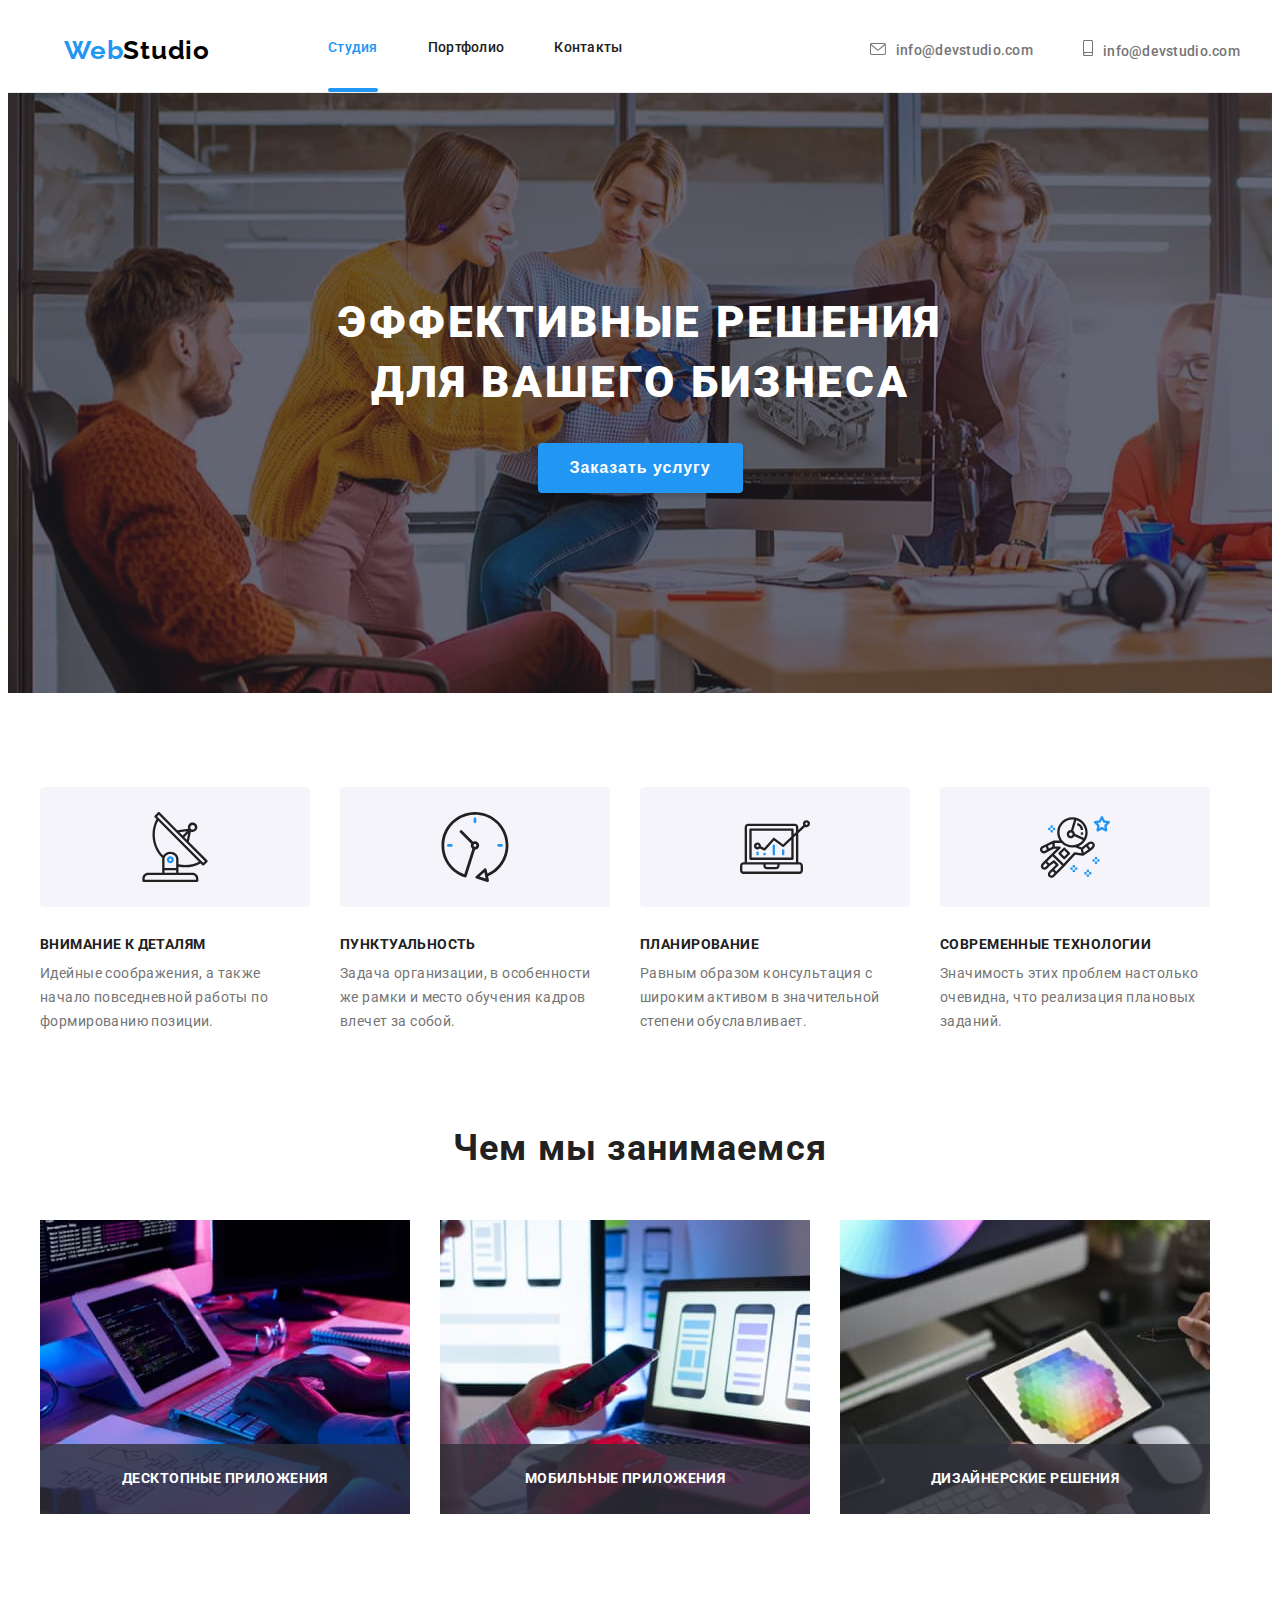
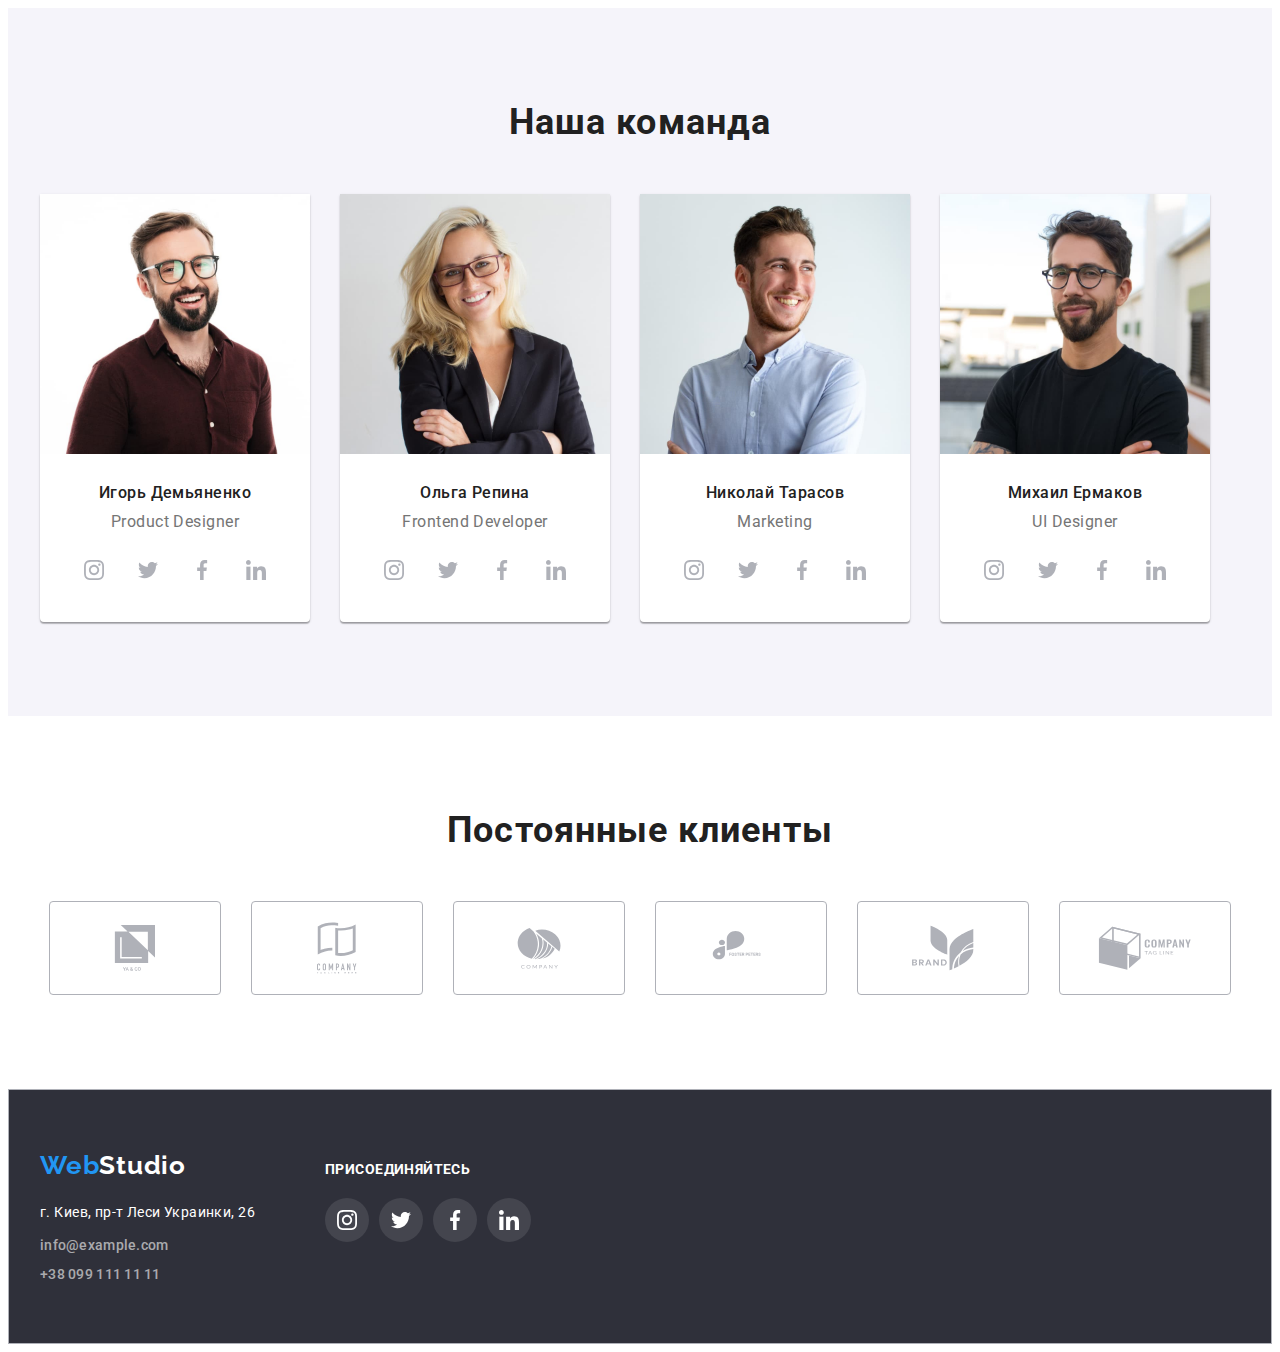
<file: index.html>
<!DOCTYPE html>
<html lang="ru">
  <head>
    <meta charset="UTF-8" />
    <meta http-equiv="X-UA-Compatible" content="IE=edge" />
    <meta name="viewport" content="width=device-width, initial-scale=1.0" />
    <title>WebStudio</title>
    <link
      rel="stylesheet"
      href="https://cdnjs.cloudflare.com/ajax/libs/modern-normalize/1.1.0/modern-normalize.min.css"
      integrity="sha512-wpPYUAdjBVSE4KJnH1VR1HeZfpl1ub8YT/NKx4PuQ5NmX2tKuGu6U/JRp5y+Y8XG2tV+wKQpNHVUX03MfMFn9Q=="
      crossorigin="anonymous"
      referrerpolicy="no-referrer"
    />
    <link rel="stylesheet" href="./css/styles.css" />
    <link rel="preconnect" href="https://fonts.googleapis.com" />
    <link rel="preconnect" href="https://fonts.gstatic.com" crossorigin />
    <link
      href="https://fonts.googleapis.com/css2?family=Raleway:wght@700&family=Roboto:wght@400;500;700;900&display=swap"
      rel="stylesheet"
    />
  </head>
  <body class="main-part">
    <!-- Navigation -->
    <header class="header-section">
      <div class="container nav-container">
        <nav class="main-navigation">
          <a class="logo" href="./index.html"><span class="logo-emphasis">Web</span>Studio</a>
          <ul class="site-nav list">
            <li class="item current-page">
              <a class="link current" href="">Студия</a>
            </li>
            <li class="item">
              <a class="link" href="./portfolio.html">Портфолио</a>
            </li>
            <li class="item">
              <a class="link" href="">Контакты</a>
            </li>
          </ul>
        </nav>
        <!-- Contacts -->
        <ul class="list header-list">
          <li class="item contact-item">
            <a class="contacts contact-link" href="mailto:info@devstudio.com"
              ><svg class="mail-tel-icon" width="16" height="12">
                <use href="./images/icons.svg#icon-envelope"></use></svg
              >info@devstudio.com</a
            >
          </li>
          <li class="item contact-item">
            <a class="contacts contact-link" href="tel:+380961111111"
              ><svg class="mail-tel-icon" width="10" height="16">
                <use href="./images/icons.svg#icon-smartphone"></use></svg
              >info@devstudio.com</a
            >
          </li>
        </ul>
      </div>
    </header>
    <main>
      <!-- Hero -->
      <section class="hero section">
        <div class="container">
          <h1 class="hero-title">Эффективные решения<br />для вашего бизнеса</h1>
          <button class="modal-button" type="button" data-modal-open>Заказать услугу</button>
        </div>
      </section>
      <!-- Advantages section -->
      <section class="section">
        <div class="container">
          <ul class="list advantages">
            <li class="advantage-item">
              <div class="advantage-element">
                <svg class="advantage-pic" width="70" height="70">
                  <use href="./images/icons.svg#icon-antena"></use>
                </svg>
              </div>
              <h3 class="section-item studio">Внимание к деталям</h3>
              <p class="description-item benefit">
                Идейные соображения, а также начало повседневной работы по формированию позиции.
              </p>
            </li>
            <li class="advantage-item">
              <div class="advantage-element">
                <svg class="advantage-pic" width="70" height="70">
                  <use href="./images/icons.svg#icon-clock"></use>
                </svg>
              </div>
              <h3 class="section-item studio">Пунктуальность</h3>
              <p class="description-item benefit">
                Задача организации, в особенности же рамки и место обучения кадров влечет за собой.
              </p>
            </li>
            <li class="advantage-item">
              <div class="advantage-element">
                <svg class="advantage-pic" width="70" height="70">
                  <use href="./images/icons.svg#icon-diagram"></use>
                </svg>
              </div>
              <h3 class="section-item studio">Планирование</h3>
              <p class="description-item benefit">
                Равным образом консультация с широким активом в значительной степени обуславливает.
              </p>
            </li>
            <li class="advantage-item">
              <div class="advantage-element">
                <svg class="advantage-pic" width="70" height="70">
                  <use href="./images/icons.svg#icon-astronaut"></use>
                </svg>
              </div>
              <h3 class="section-item studio">Современные технологии</h3>
              <p class="description-item benefit">
                Значимость этих проблем настолько очевидна, что реализация плановых заданий.
              </p>
            </li>
          </ul>
        </div>
      </section>
      <!-- Offer section -->
      <section class="section section-offer">
        <div class="container">
          <h2 class="section-item heading">Чем мы занимаемся</h2>
          <ul class="list flex-offers">
            <li class="offer-img">
              <img src="./images/coding.jpg" alt="Написание кода" width="370" height="294" />
              <div class="offer-description-overlay">
                <p class="offer-description">Десктопные приложения</p>
              </div>
            </li>
            <li class="offer-img">
              <img
                src="./images/adapting.jpg"
                alt="Адаптация под мобильные устройства"
                width="370"
                height="294"
              />
              <div class="offer-description-overlay">
                <p class="offer-description">Мобильные приложения</p>
              </div>
            </li>
            <li class="offer-img">
              <img src="./images/styling.jpg" alt="Стилизирование" width="370" height="294" />
              <div class="offer-description-overlay">
                <p class="offer-description">Дизайнерские решения</p>
              </div>
            </li>
          </ul>
        </div>
      </section>
      <!-- Team section -->
      <section class="section-team section">
        <div class="container">
          <h2 class="section-item heading">Наша команда</h2>
          <ul class="list flex-team">
            <li class="flex-member">
              <img
                class="member-photo"
                src="./images/demyanenko.jpg"
                alt="Игорь Демьяненко"
                width="270"
                height="260"
              />
              <div class="member-card">
                <h3 class="section-item team">Игорь Демьяненко</h3>
                <p class="description-item position" lang="en">Product Designer</p>
                <ul class="social-list list">
                  <li class="social-list-item">
                    <a class="social-list-link" href="">
                      <svg class="social-icon" width="20" height="20">
                        <use href="./images/icons.svg#icon-instagram"></use></svg
                    ></a>
                  </li>
                  <li class="social-list-item">
                    <a class="social-list-link" href="">
                      <svg class="social-icon" width="20" height="20">
                        <use href="./images/icons.svg#icon-twitter"></use></svg
                    ></a>
                  </li>
                  <li class="social-list-item">
                    <a class="social-list-link" href="">
                      <svg class="social-icon" width="20" height="20">
                        <use href="./images/icons.svg#icon-facebook"></use></svg
                    ></a>
                  </li>
                  <li class="social-list-item">
                    <a class="social-list-link" href="">
                      <svg class="social-icon" width="20" height="20">
                        <use href="./images/icons.svg#icon-linkedin"></use></svg
                    ></a>
                  </li>
                </ul>
              </div>
            </li>
            <li class="flex-member">
              <img
                class="member-photo"
                src="./images/repina.jpg"
                alt="Ольга Репина"
                width="270"
                height="260"
              />
              <div class="member-card">
                <h3 class="section-item team">Ольга Репина</h3>
                <p class="description-item position" lang="en">Frontend Developer</p>
                <ul class="social-list list">
                  <li class="social-list-item">
                    <a class="social-list-link" href="">
                      <svg class="social-icon" width="20" height="20">
                        <use href="./images/icons.svg#icon-instagram"></use></svg
                    ></a>
                  </li>
                  <li class="social-list-item">
                    <a class="social-list-link" href="">
                      <svg class="social-icon" width="20" height="20">
                        <use href="./images/icons.svg#icon-twitter"></use></svg
                    ></a>
                  </li>
                  <li class="social-list-item">
                    <a class="social-list-link" href="">
                      <svg class="social-icon" width="20" height="20">
                        <use href="./images/icons.svg#icon-facebook"></use></svg
                    ></a>
                  </li>
                  <li class="social-list-item">
                    <a class="social-list-link" href="">
                      <svg class="social-icon" width="20" height="20">
                        <use href="./images/icons.svg#icon-linkedin"></use></svg
                    ></a>
                  </li>
                </ul>
              </div>
            </li>
            <li class="flex-member">
              <img
                class="member-photo"
                src="./images/tarasov.jpg"
                alt="Николай Тарасов"
                width="270"
                height="260"
              />
              <div class="member-card">
                <h3 class="section-item team">Николай Тарасов</h3>
                <p class="description-item position" lang="en">Marketing</p>
                <ul class="social-list list">
                  <li class="social-list-item">
                    <a class="social-list-link" href="">
                      <svg class="social-icon" width="20" height="20">
                        <use href="./images/icons.svg#icon-instagram"></use></svg
                    ></a>
                  </li>
                  <li class="social-list-item">
                    <a class="social-list-link" href="">
                      <svg class="social-icon" width="20" height="20">
                        <use href="./images/icons.svg#icon-twitter"></use></svg
                    ></a>
                  </li>
                  <li class="social-list-item">
                    <a class="social-list-link" href="">
                      <svg class="social-icon" width="20" height="20">
                        <use href="./images/icons.svg#icon-facebook"></use></svg
                    ></a>
                  </li>
                  <li class="social-list-item">
                    <a class="social-list-link" href="">
                      <svg class="social-icon" width="20" height="20">
                        <use href="./images/icons.svg#icon-linkedin"></use></svg
                    ></a>
                  </li>
                </ul>
              </div>
            </li>
            <li class="flex-member">
              <img
                class="member-photo"
                src="./images/yermakov.jpg"
                alt="Михаил Ермаков"
                width="270"
                height="260"
              />
              <div class="member-card">
                <h3 class="section-item team">Михаил Ермаков</h3>
                <p class="description-item position" lang="en">UI Designer</p>
                <ul class="social-list list">
                  <li class="social-list-item">
                    <a class="social-list-link" href="">
                      <svg class="social-icon" width="20" height="20">
                        <use href="./images/icons.svg#icon-instagram"></use></svg
                    ></a>
                  </li>
                  <li class="social-list-item">
                    <a class="social-list-link" href="">
                      <svg class="social-icon" width="20" height="20">
                        <use href="./images/icons.svg#icon-twitter"></use></svg
                    ></a>
                  </li>
                  <li class="social-list-item">
                    <a class="social-list-link" href="">
                      <svg class="social-icon" width="20" height="20">
                        <use href="./images/icons.svg#icon-facebook"></use></svg
                    ></a>
                  </li>
                  <li class="social-list-item">
                    <a class="social-list-link" href="">
                      <svg class="social-icon" width="20" height="20">
                        <use href="./images/icons.svg#icon-linkedin"></use></svg
                    ></a>
                  </li>
                </ul>
              </div>
            </li>
          </ul>
        </div>
      </section>
    </main>
    <!-- Clients section -->
    <section class="section">
      <div class="container">
        <h2 class="section-item heading">Постоянные клиенты</h2>
        <ul class="clients-list list">
          <li class="clients-item">
            <a href="" class="clients-link"
              ><svg class="clients-icon" width="42" height="46">
                <use href="./images/icons.svg#icon-yaco"></use></svg
            ></a>
          </li>
          <li class="clients-item">
            <a href="" class="clients-link"
              ><svg class="clients-icon" width="40" height="52">
                <use href="./images/icons.svg#icon-tagline"></use></svg
            ></a>
          </li>
          <li class="clients-item">
            <a href="" class="clients-link"
              ><svg class="clients-icon" width="44" height="42">
                <use href="./images/icons.svg#icon-company"></use></svg
            ></a>
          </li>
          <li class="clients-item">
            <a href="" class="clients-link"
              ><svg class="clients-icon" width="62" height="46">
                <use href="./images/icons.svg#icon-foster"></use></svg
            ></a>
          </li>
          <li class="clients-item">
            <a href="" class="clients-link"
              ><svg class="clients-icon" width="62" height="46">
                <use href="./images/icons.svg#icon-brand"></use></svg
            ></a>
          </li>
          <li class="clients-item">
            <a href="" class="clients-link"
              ><svg class="clients-icon" width="94" height="44">
                <use href="./images/icons.svg#icon-companytagline"></use></svg
            ></a>
          </li>
        </ul>
      </div>
    </section>
    <!-- Footer -->
    <footer class="footer-section">
      <div class="container footer-container">
        <div>
          <a class="logo-footer" href="./index.html"
            ><span class="logo-emphasis">Web</span>Studio</a
          >
          <address>
            <ul class="list">
              <li class="footer-contact">
                <a class="adress" href="https://goo.gl/maps/RZzK3HeGXn62apEB7"
                  >г. Киев, пр-т Леси Украинки, 26</a
                >
              </li>
              <li class="footer-contact">
                <a class="contacts email-tel" href="mailto:info@example.com">info@example.com</a>
              </li>
              <li>
                <a class="contacts email-tel" href="tel:+380991111111">+38 099 111 11 11</a>
              </li>
            </ul>
          </address>
        </div>
        <div class="footer-links">
          <p class="footer-appeal">Присоединяйтесь</p>

          <ul class="appeal-list list">
            <li class="appeal-part">
              <a class="appeal-link" href=""
                ><svg class="appeal-network" width="20" height="20">
                  <use href="./images/icons.svg#icon-instagram"></use></svg
              ></a>
            </li>
            <li class="appeal-part">
              <a class="appeal-link" href=""
                ><svg class="appeal-network" width="20" height="20">
                  <use href="./images/icons.svg#icon-twitter"></use></svg
              ></a>
            </li>
            <li class="appeal-part">
              <a class="appeal-link" href=""
                ><svg class="appeal-network" width="20" height="20">
                  <use href="./images/icons.svg#icon-facebook"></use></svg
              ></a>
            </li>
            <li class="appeal-part">
              <a class="appeal-link" href=""
                ><svg class="appeal-network" width="20" height="20">
                  <use href="./images/icons.svg#icon-linkedin"></use></svg
              ></a>
            </li>
          </ul>
        </div>
      </div>
    </footer>
    <div class="backdrop is-hidden" data-modal>
      <div class="modal">
        <button type="button" class="modal-close-btn" data-modal-close>
          <svg class="modal-close-icon" width="18" height="18">
            <use href="./images/icons.svg#close-icon"></use>
          </svg>
        </button>
      </div>
    </div>
    <script src="./js/modal.js"></script>
    <div class="jornal">
      <div></div>
    </div>
  </body>
</html>
</file>
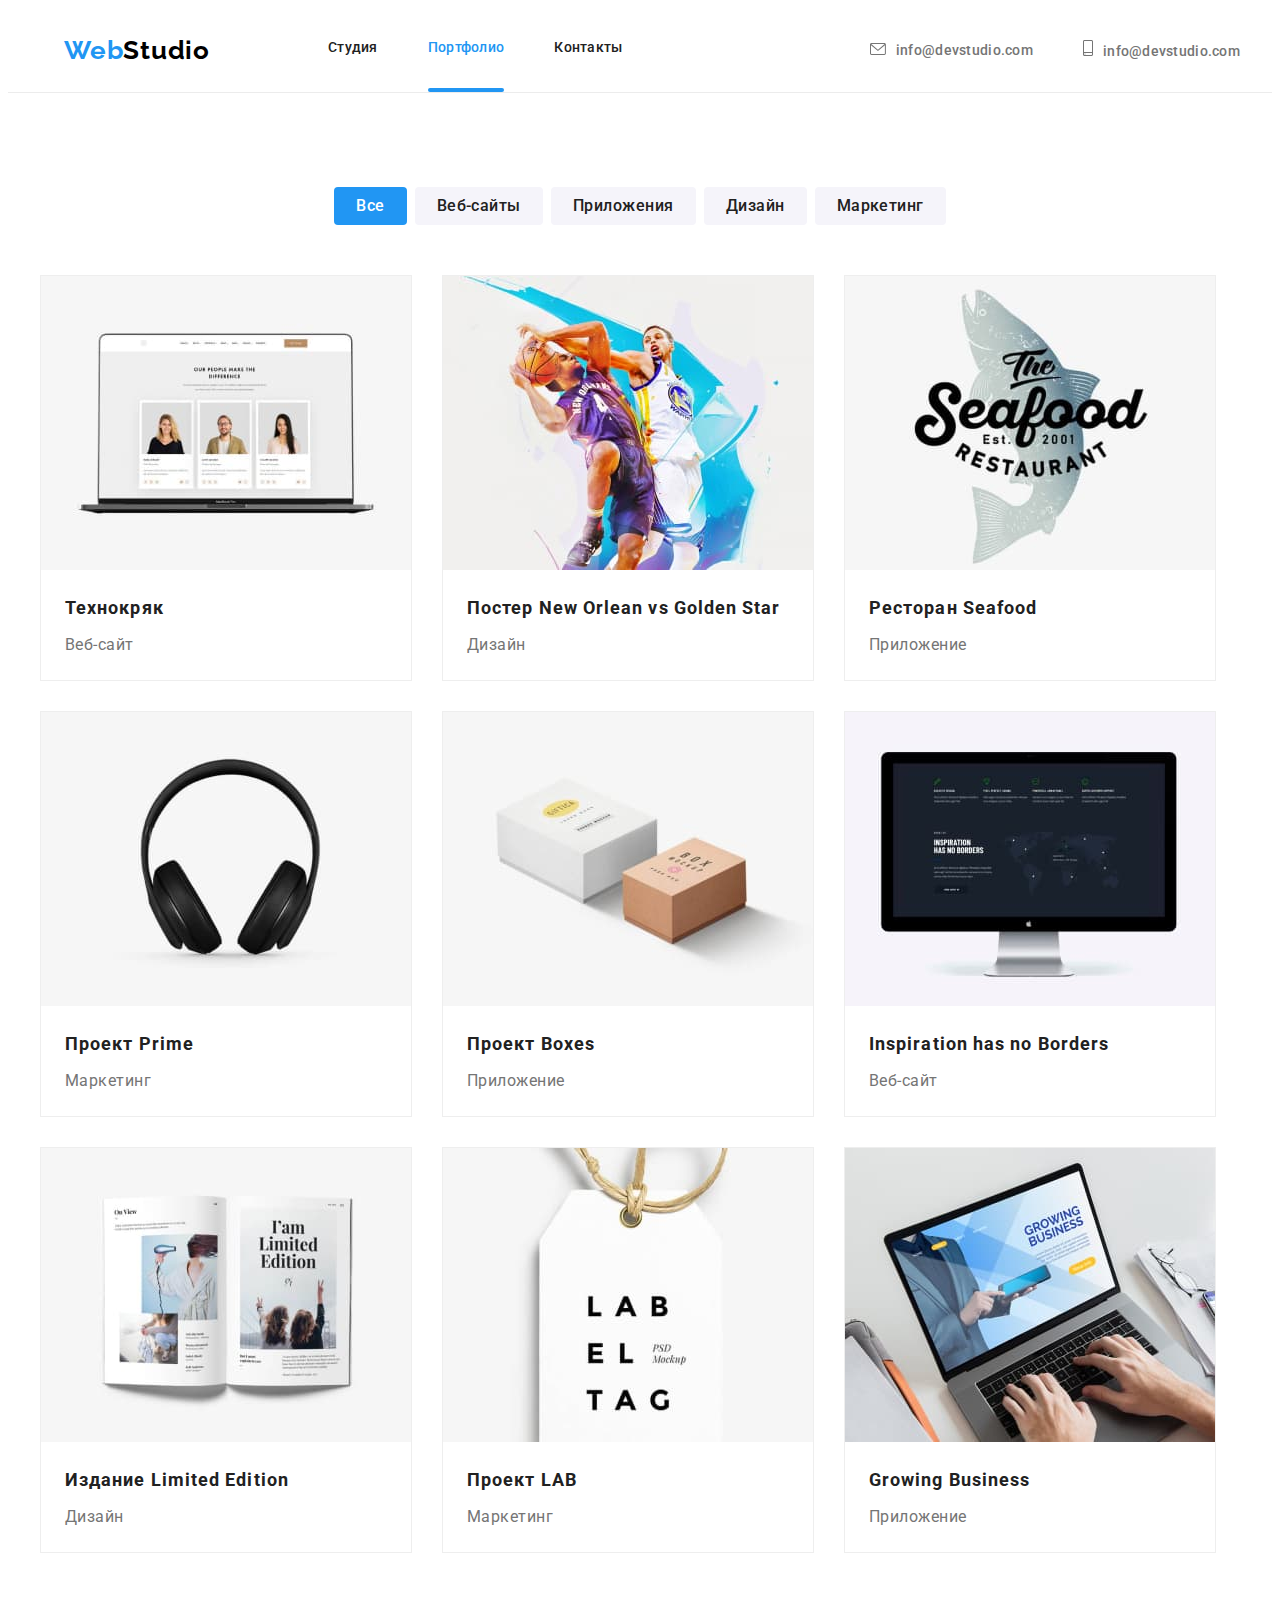
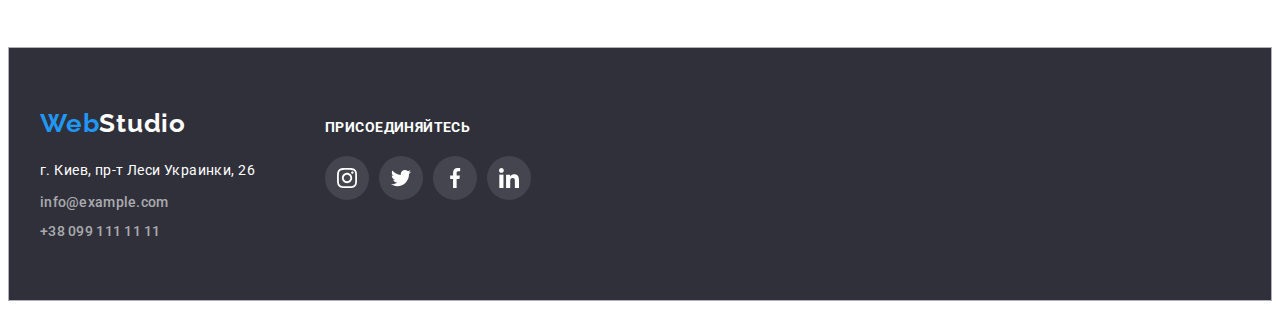
<file: portfolio.html>
<!DOCTYPE html>
<html lang="ru">
  <head>
    <meta charset="UTF-8" />
    <meta http-equiv="X-UA-Compatible" content="IE=edge" />
    <meta name="viewport" content="width=device-width, initial-scale=1.0" />
    <title>Portfolio</title>
    <link
      rel="stylesheet"
      href="https://cdnjs.cloudflare.com/ajax/libs/modern-normalize/1.1.0/modern-normalize.min.css"
      integrity="sha512-wpPYUAdjBVSE4KJnH1VR1HeZfpl1ub8YT/NKx4PuQ5NmX2tKuGu6U/JRp5y+Y8XG2tV+wKQpNHVUX03MfMFn9Q=="
      crossorigin="anonymous"
      referrerpolicy="no-referrer"
    />
    <link rel="stylesheet" href="./css/styles.css" />
    <link rel="preconnect" href="https://fonts.googleapis.com" />
    <link rel="preconnect" href="https://fonts.gstatic.com" crossorigin />
    <link
      href="https://fonts.googleapis.com/css2?family=Raleway:wght@700&family=Roboto:wght@400;500;700;900&display=swap"
      rel="stylesheet"
    />
  </head>
  <!-- Navigation -->
  <body class="main-part">
    <header class="header-section">
      <div class="container nav-container">
        <nav class="main-navigation">
          <a class="logo" href="./index.html"
            ><span class="logo-emphasis">Web</span>Studio</a
          >
          <ul class="site-nav list">
            <li class="item">
              <a class="link" href="./index.html">Студия</a>
            </li>
            <li class="item current-page">
              <a class="link current" href="./portfolio.html">Портфолио</a>
            </li>
            <li class="item">
              <a class="link" href="">Контакты</a>
            </li>
          </ul>
        </nav>
        <!-- Contacts -->
        <ul class="list header-list">
          <li class="item contact-item">
            <a class="contacts contact-link" href="mailto:info@devstudio.com"
              ><svg class="mail-tel-icon" width="16" height="12">
                <use href="./images/icons.svg#icon-envelope"></use></svg>info@devstudio.com</a>
          </li>
          <li class="item contact-item">
            <a class="contacts contact-link" href="tel:+380961111111"
              ><svg class="mail-tel-icon" width="10" height="16">
                <use href="./images/icons.svg#icon-smartphone"></use></svg>info@devstudio.com</a>
          </li>
        </ul>
      </div>
    </header>
    <main>
      <!-- Filter buttons -->
      <section class="section-portfolio">
        <div class="container">
          <ul class="list flex-buttons">
            <li class="flex-button">
              <button class="filter-button current-btn" type="button">Все</button>
            </li>
            <li class="flex-button">
              <button class="filter-button" type="button">Веб-сайты</button>
            </li>
            <li class="flex-button">
              <button class="filter-button" type="button">Приложения</button>
            </li>
            <li class="flex-button">
              <button class="filter-button" type="button">Дизайн</button>
            </li>
            <li class="flex-button">
              <button class="filter-button" type="button">Маркетинг</button>
            </li>
          </ul>
          <!-- Projects -->
          <ul class="list flex-portfolio">
            <li class="flex-element">
              <a class="flex-link link" href="">
                <div class="project-thumb">
              <img
                class="project-img"
                src="./images/tehnokryak.jpg"
                alt="Ноутбук с открытым проектом"
                width="370"
                height="294"
              />
              <div class="project-description-overlay">
                <p class="project-description">Ресурс предлагает комплексные предложения с разным уровнем функционала и сервисов. Все это позволит посетителю получить исчерпывающие сведения о компании или частном лице.</p>
              </div>
              </div>
              <div class="project-card">
                <h2 class="section-item portfolio">Технокряк</h2>
                <p class="description-item project">Веб-сайт</p>
              </div>
              </a>
            </li>
            <li class="flex-element">
              <a class="flex-link link" href="">
                <div class="project-thumb">
              <img
                class="project-img"
                src="./images/poster.jpg"
                alt="Постер с баскетболистами"
                width="370"
                height="294"
              />
               <div class="project-description-overlay">
                <p class="project-description">Ресурс предлагает комплексные предложения с разным уровнем функционала и сервисов. Все это позволит посетителю получить исчерпывающие сведения о компании или частном лице.</p>
              </div>
            </div>
              <div class="project-card">
                <h2 class="section-item portfolio">
                  Постер New Orlean vs Golden Star
                </h2>
                <p class="description-item project">Дизайн</p>
              </div>
              </a>
            </li>
            <li class="flex-element">
              <a class="flex-link link" href="">
                <div class="project-thumb">
              <img
                class="project-img"
                src="./images/seafood.jpg"
                alt="Ресторан морепродуктов"
                width="370"
                height="294"
              />
               <div class="project-description-overlay">
                <p class="project-description">Ресурс предлагает комплексные предложения с разным уровнем функционала и сервисов. Все это позволит посетителю получить исчерпывающие сведения о компании или частном лице.</p>
              </div>
              </div>
              <div class="project-card">
                <h2 class="section-item portfolio">Ресторан Seafood</h2>
                <p class="description-item project">Приложение</p>
              </div>
              </a>
            </li>
            <li class="flex-element">
              <a class="flex-link link" href="">
                  <div class="project-thumb">
              <img
                class="project-img"
                src="./images/prime.jpg"
                alt="Наушники"
                width="370"
                height="294"
              /><div class="project-description-overlay">
                <p class="project-description">Ресурс предлагает комплексные предложения с разным уровнем функционала и сервисов. Все это позволит посетителю получить исчерпывающие сведения о компании или частном лице.</p>
              </div>
              </div>
              <div class="project-card">
                <h2 class="section-item portfolio">Проект Prime</h2>
                <p class="description-item project">Маркетинг</p>
              </div>
              </a>
            </li>
            <li class="flex-element">
              <a class="flex-link link" href="">
                  <div class="project-thumb">
              <img
                class="project-img"
                src="./images/boxes.jpg"
                alt="Две коробки"
                width="370"
                height="294"
              />
              <div class="project-description-overlay">
                <p class="project-description">Ресурс предлагает комплексные предложения с разным уровнем функционала и сервисов. Все это позволит посетителю получить исчерпывающие сведения о компании или частном лице.</p>
              </div>
              </div>
              <div class="project-card">
                <h2 class="section-item portfolio">Проект Boxes</h2>
                <p class="description-item project">Приложение</p>
              </div>
              </a>
            </li>
            <li class="flex-element">
              <a class="flex-link link" href="">
                  <div class="project-thumb">
              <img
                class="project-img"
                src="./images/no-borders.jpg"
                alt="Экран компьютера"
                width="370"
                height="294"
              />
              <div class="project-description-overlay">
                <p class="project-description">Ресурс предлагает комплексные предложения с разным уровнем функционала и сервисов. Все это позволит посетителю получить исчерпывающие сведения о компании или частном лице.</p>
              </div>
              </div>
              <div class="project-card">
                <h2 class="section-item portfolio" lang="en">
                  Inspiration has no Borders
                </h2>
                <p class="description-item project">Веб-сайт</p>
              </div>
              </a>
            </li>
            <li class="flex-element">
              <a class="flex-link link" href="">
                  <div class="project-thumb">
              <img
                class="project-img"
                src="./images/limited-edition.jpg"
                alt="Открытый журнал"
                width="370"
                height="294"
              />
              <div class="project-description-overlay">
                <p class="project-description">Ресурс предлагает комплексные предложения с разным уровнем функционала и сервисов. Все это позволит посетителю получить исчерпывающие сведения о компании или частном лице.</p>
              </div>
              </div>
              <div class="project-card">
                <h2 class="section-item portfolio">Издание Limited Edition</h2>
                <p class="description-item project">Дизайн</p>
              </div>
              </a>
            </li>
            <li class="flex-element">
              <a class="flex-link link" href="">
                  <div class="project-thumb">
              <img
                class="project-img"
                src="./images/lab.jpg"
                alt="Бирка"
                width="370"
                height="294"
              />
              <div class="project-description-overlay">
                <p class="project-description">Ресурс предлагает комплексные предложения с разным уровнем функционала и сервисов. Все это позволит посетителю получить исчерпывающие сведения о компании или частном лице.</p>
              </div>
              </div>
              <div class="project-card">
                <h2 class="section-item portfolio">Проект LAB</h2>
                <p class="description-item project">Маркетинг</p>
              </div>
              </a>
            </li>
            <li class="flex-element">
              <a class="flex-link link" href="">
                  <div class="project-thumb">
              <img
                class="project-img"
                src="./images/business.jpg"
                alt="Ноутбук в процессе работы"
                width="370"
                height="294"
              />
              <div class="project-description-overlay">
                <p class="project-description">Ресурс предлагает комплексные предложения с разным уровнем функционала и сервисов. Все это позволит посетителю получить исчерпывающие сведения о компании или частном лице.</p>
              </div>
              </div>
              <div class="project-card">
                <h2 class="section-item portfolio" lang="en">
                  Growing Business
                </h2>
                <p class="description-item project">Приложение</p>
              </div>
              </a>
            </li>
          </ul>
        </div>
      </section>
    </main>
    <!-- Footer -->
    <footer class="footer-section">
      <div class="container footer-container">
        <div>
        <a class="logo-footer" href="./index.html"
          ><span class="logo-emphasis">Web</span>Studio</a
        >
        <address>
          <ul class="list">
            <li class="footer-contact">
              <a class="adress" href="https://goo.gl/maps/RZzK3HeGXn62apEB7"
                >г. Киев, пр-т Леси Украинки, 26</a
              >
            </li>
            <li class="footer-contact">
              <a class="contacts email-tel" href="mailto:info@example.com"
                >info@example.com</a
              >
            </li>
            <li>
              <a class="contacts email-tel" href="tel:+380991111111">+38 099 111 11 11</a>
            </li>
          </ul>
        </address>
        </div>
        <div class="footer-links">
          <p class="footer-appeal">Присоединяйтесь</p>

          <ul class="appeal-list list">
            <li class="appeal-part"><a class="appeal-link" href=""><svg class="appeal-network" width="20" height="20"><use href="./images/icons.svg#icon-instagram"></svg></a></li>
              <li class="appeal-part"><a class="appeal-link" href=""><svg class="appeal-network" width="20" height="20"><use href="./images/icons.svg#icon-twitter"></svg></a></li>
                <li class="appeal-part"><a class="appeal-link" href=""><svg class="appeal-network" width="20" height="20"><use href="./images/icons.svg#icon-facebook"></svg></a></li>
                  <li class="appeal-part"><a class="appeal-link" href=""><svg class="appeal-network" width="20" height="20"><use href="./images/icons.svg#icon-linkedin"></svg></a></li>
          </ul>

        </div>
      </div>
    </footer>
  </body>
</html>
</file>
<file: css/styles.css>
:root {
  --primary-text-color: #212121;
  --secondary-text-color: #757575;
  --accent-color: #2196f3;
  --logo-color: #000000;
  --footer-logo: #ffffff;
  --buttons-color: #f5f4fa;
  --footer-contacts-color: rgba(255, 255, 255, 0.6);
  --team-background-color: #f5f4fa;
  --hero-footer-background-color: #2f303a;
  --primary-background: #ffffff;
  --hero-color: #ffffff;
  --icons-color: #afb1b8;
}
.list {
  list-style: none;
}
.link {
  text-decoration: none;
}
.main-part {
  background-color: var(--primary-background);
  color: var(--primary-text-color);
  font-family: Roboto, sans-serif;
}
h1,
h2,
h3,
h4,
h5,
h6,
p {
  margin-top: 0;
  margin-bottom: 0;
}
ul,
ol {
  margin-top: 0;
  margin-bottom: 0;
  padding-left: 0;
}
img {
  display: block;
  width: 100%;
  height: auto;
}
.container {
  width: 1200px;
  padding-left: 15px;
  padding-right: 15px;
  margin-left: auto;
  margin-right: auto;
}
.section {
  padding: 94px 0px;
}
.section-portfolio {
  padding: 94px 0;
}
/* Header */
.header-section {
  border-bottom: 1px solid #ececec;
}
.nav-container {
  display: flex;
  align-items: center;
}
.header-list {
  display: flex;
  align-items: center;
  margin-left: auto;
}

/* Logo */
.logo {
  margin-right: 94px;
  padding: 24px;

  color: var(--logo-color);
  font-family: Raleway, sans-serif;
  font-weight: 700;
  font-size: 26px;
  line-height: 1.19;
  letter-spacing: 0.03em;
  text-decoration: none;
}
.logo-emphasis {
  color: var(--accent-color);
}
/* Site navigation */
.main-navigation {
  display: flex;
  align-items: center;
}
.site-nav {
  display: flex;
}
.site-nav .link {
  display: block;
  padding: 32px 0px;

  color: var(--primary-text-color);
  font-weight: 500;
  font-size: 14px;
  line-height: 1.14;
  letter-spacing: 0.02em;
  text-decoration: none;
  transition: color 250ms cubic-bezier(0.4, 0, 0.2, 1);
}
.site-nav .link:hover,
.site-nav .link:focus {
  color: var(--accent-color);
}
.site-nav .item:not(:last-child) {  
  margin-right: 50px;
}
.header-list {
  margin-left: auto;
  display: flex;
}
.header-list .contacts {
  padding: 32px 0px;
}
.header-list .item:not(:last-child) {
  margin-right: 50px;
}
.contacts {
  color: var(--secondary-text-color);
  font-weight: 500;
  font-size: 14px;
  font-style: normal;
  line-height: 1.14;
  letter-spacing: 0.02em;
  text-decoration: none;
}
.mail-tel-icon {
  fill: var(--secondary-text-color);
  margin-right: 10px;
}
.contact-link:hover,
.contact-link:focus {
  color: var(--accent-color);
}
.mail-tel-icon
{
transition: fill 250ms cubic-bezier(0.4, 0, 0.2, 1);
}
.contact-link {
  transition: color 250ms cubic-bezier(0.4, 0, 0.2, 1);
}
.contact-link:hover .mail-tel-icon,
.contact-link:focus .mail-tel-icon {
  fill: var(--accent-color);
}
.footer-contacts {
  color: var(--footer-contacts-color);
}
.current-page::after {
  content: "";
  display: block;
  width: 100%;
  height: 4px;
  background: var(--accent-color);
  border-radius: 2px;
}
.link.current {
  color: var(--accent-color);
}
/* Section hero */
.hero {
  padding: 200px 0px;
  margin-left: auto;
  margin-right: auto;

  text-align: center;
  background-image: linear-gradient(to right, #2f303a66, #2f303a66),
    url(../images/hero.jpg);
  max-width: 1600px;
  max-height: 600px;
  background-repeat: no-repeat;
}
.hero-title {
  margin-bottom: 30px;
  font-weight: 900;
  font-size: 44px;
  line-height: 1.36;
  text-align: center;
  letter-spacing: 0.06em;
  text-transform: uppercase;
  color: var(--hero-color);
}
.modal-button {
  border-radius: 4px;
  padding: 10px 32px;
  min-width: 200px;
  box-shadow: 0px 4px 4px rgba(0, 0, 0, 0.15);
  border-style: none;

  background-color: var(--accent-color);
  color: var(--hero-color);
  font-weight: 700;
  font-size: 16px;
  line-height: 1.87;
  text-align: center;
  letter-spacing: 0.06em;
  cursor: pointer;
}
/* Sections */
.heading {
  text-align: center;
  font-weight: bold;
  font-size: 36px;
  line-height: 1.16;
  text-align: center;
  letter-spacing: 0.03em;
}
.list .studio {
  margin-bottom: 10px;
}
.list .team {
  margin-bottom: 10px;
}
.list .portfolio {
  margin-bottom: 4px;
}
.description-item {
  color: var(--secondary-text-color);
}
.container .heading {
  margin-bottom: 50px;
}
/* Advantages section */
.benefit {
  font-size: 14px;
  line-height: 1.71;
  letter-spacing: 0.03em;
  color: var(--secondary-text-color);
}
.studio {
  font-weight: bold;
  font-size: 14px;
  line-height: 1.14;
  letter-spacing: 0.03em;
  text-transform: uppercase;
  color: var(--primary-text-color);
}
.list-advantage {
  display: flex;
}
.advantages {
  display: flex;
  padding-bottom: 94px 0px;
}
.advantage-item {
  width: 270px;
}
.advantage-item:not(:last-child) {
  margin-right: 30px;
}
.advantage-pics {
  display: flex;
}
.advantage-element {
  display: flex;
  justify-content: center;
  align-items: center;
  width: 270px;
  height: 120px;
  background-color: var(--team-background-color);
  border-radius: 4px;
  margin-bottom: 30px;
}
.advantage-element:not(:last-child) {
  margin-right: 30px;
}
/* Offers section */
.section-offer {
  padding: 0 0 94px;
}
.flex-offers {
  display: flex;
}
.offer-img {
  position: relative;
}
.offer-img:not(:last-child) {
  margin-right: 30px;
}
.section-item {
  color: var(--primary-text-color);
}
.offer-description {
  font-weight: 700;
  font-size: 14px;
  line-height: 1.14;
  text-align: center;
  letter-spacing: 0.03em;
  text-transform: uppercase;
  color: #FFFFFF;
}
.offer-description-overlay {
  position: absolute;
  background-color: rgba(47, 48, 58, 0.8);
  height: 70px;
  width: 100%;
  bottom: 0px;
  display: flex;
  justify-content: center;
  align-items: center;
}
/* Team section */

.flex-member {
  width: 270px;
  border-radius: 0px 0px 4px 4px;
  box-shadow: 0px 1px 3px rgba(0, 0, 0, 0.12), 0px 1px 1px rgba(0, 0, 0, 0.14),
    0px 2px 1px rgba(0, 0, 0, 0.2);

  background-color: #ffffff;
  text-align: center;
}
.flex-member:not(:last-child) {
  margin-right: 30px;
}
.team {
  font-weight: 500;
  font-size: 16px;
  line-height: 1.18;
  text-align: center;
  letter-spacing: 0.03em;
  color: var(--primary-text-color);
}
.flex-team {
  display: flex;
}
.member-card {
  padding: 30px 0px;
}
.position {
  font-size: 16px;
  line-height: 1.18;
  text-align: center;
  letter-spacing: 0.03em;
  margin-bottom: 16px;
}
.section-team {
  background-color: var(--team-background-color);
  padding-bottom: 94px;
}
.social-list {
  display: flex;
  justify-content: center;
}
.social-list-link {
  display: flex;
  justify-content: center;
  align-items: center;
  width: 44px;
  height: 44px;
  border-radius: 50%;
  transition: background-color 250ms cubic-bezier(0.4, 0, 0.2, 1);
}
.social-list-item:not(:last-child) {
  margin-right: 10px;
}
.social-icon {
  fill: #afb1b8;
  transition: fill 250ms cubic-bezier(0.4, 0, 0.2, 1);
}
.social-list-link:hover,
.social-list-link:focus {
  background-color: var(--accent-color);
}
.social-list-link:hover .social-icon,
.social-list-link:focus .social-icon {
  fill: #ffffff;
}
/* Clients */
.clients-list {
  display: flex;
  align-items: center;
  justify-content: center;
}
.clients-link {
  display: flex;
  align-items: center;
  justify-content: center;
  width: 170px;
  height: 92px;
  border: 1px solid var(--icons-color);
  border-radius: 4px;
}
.clients-item:not(:last-child) {
  margin-right: 30px;
}
.clients-link {
  border-color: var(--icons-color);
  fill: var(--icons-color);
  transition: border-color 250ms cubic-bezier(0.4, 0, 0.2, 1), fill 250ms cubic-bezier(0.4, 0, 0.2, 1);;
}
.clients-link:hover,
.clients-link:focus {
  border-color: var(--accent-color);
  cursor: pointer;
  fill: var(--accent-color);
}
/* Footer */
.footer-section {
  background-color: var(--hero-footer-background-color);
  padding: 60px 0px;
  border: 1px solid #afb1b8;
}
.logo-footer {
  margin-bottom: 20px;
  display: inline-block;

  color: var(--footer-logo);
  font-family: Raleway, sans-serif;
  font-weight: 700;
  font-size: 26px;
  line-height: 1.19;
  letter-spacing: 0.03em;
  text-decoration: none;
}
.footer-contact {
  margin-bottom: 10px;
}
.adress {
  display: inline-block;
  font-style: normal;
  color: #ffffff;
  font-size: 14px;
  line-height: 1.71;
  letter-spacing: 0.03em;
  text-decoration: none;
  transition: color 250ms cubic-bezier(0.4, 0, 0.2, 1);
}
.list .email {
  display: inline-block;
}
.adress:hover,
.adress:focus {
  color: var(--accent-color);
}
.email-tel {
  color: var(--footer-contacts-color);
  transition: color 250ms cubic-bezier(0.4, 0, 0.2, 1);
}
.email-tel:hover,
.email-tel:focus {
  color: var(--accent-color);
}
.footer-container {
  display: flex;
  align-items: baseline;
}
.footer-links {
  margin-left: 70px;
}
.footer-appeal {
  margin-bottom: 20px;
  font-weight: bold;
  font-size: 14px;
  line-height: 1.14;
  letter-spacing: 0.03em;
  text-transform: uppercase;
  color: var(--hero-color);
}
.appeal-list {
  display: flex;
}
.appeal-part {
  display: flex;
}
.appeal-link {
  display: flex;
  justify-content: center;
  align-items: center;
  width: 44px;
  height: 44px;
  border-radius: 50%;
  background-color: rgba(255, 255, 255, 0.1);
  transition: background-color 250ms cubic-bezier(0.4, 0, 0.2, 1);
}
.appeal-link:hover,
.appeal-link:focus {
  background-color: var(--accent-color);
}
.appeal-part:not(:last-child) {
  margin-right: 10px;
}
.appeal-network {
  fill: var(--footer-logo);
}
.apeal-network:hover {
  background-color: var(--accent-color);
}
/* Portfolio */
/* Filter section */
  .filter-button {
  border-radius: 4px;
  padding: 6px 22px;
  text-align: center;
  border-style: none;
  display: inline-block;

  color: var(--primary-text-color);
  background-color: var(--buttons-color);
  font-family: inherit;
  font-weight: 500;
  font-size: 16px;
  line-height: 1.62;
  letter-spacing: 0.03em;
  cursor: pointer;
  transition: color 250ms cubic-bezier(0.4, 0, 0.2, 1), background-color 250ms cubic-bezier(0.4, 0, 0.2, 1), box-shadow 250ms cubic-bezier(0.4, 0, 0.2, 1);
}.current-btn {
  background-color: var(--accent-color);
  color: #ffffff;
}
.filter-button:hover,
.filter-button:focus {
  background-color: var(--accent-color);
  color: #ffffff;
  box-shadow: 0px 3px 1px rgba(0, 0, 0, 0.1), 0px 1px 2px rgba(0, 0, 0, 0.08),
    0px 2px 2px rgba(0, 0, 0, 0.12);
}
.flex-buttons {
  display: flex;
  justify-content: center;
}
.flex-buttons {
  margin-bottom: 50px;
}
.flex-button:not(:last-child) {
  margin-right: 8px;
}
.flex-link {
  display: block;
  transition: box-shadow 250ms cubic-bezier(0.4, 0, 0.2, 1);
}
.flex-link:hover {
  box-shadow: 0px 4px 4px rgba(0, 0, 0, 0.25);
}
.project-card {
  padding: 20px 24px;
}
.portfolio {
  font-weight: bold;
  font-size: 18px;
  line-height: 2;
  letter-spacing: 0.06em;
}
.project {
  font-size: 16px;
  line-height: 1.87;
  letter-spacing: 0.03em;
}
.flex-portfolio {
  display: flex;
  flex-wrap: wrap;
}
.flex-element {
  width: 370px;
  margin-right: 30px;
  margin-bottom: 30px;
  border: 1px solid #eeeeee;
}
.flex-element:nth-child(3n) {
  margin-right: 0px;
}
.flex-element:nth-last-child(-n + 3) {
  margin-bottom: 0px;
}
.project-thumb {
  position: relative;
  overflow: hidden;
  
}
.flex-link:hover .project-description-overlay,
.flex-link:focus .project-description-overlay {
transform: translateY(0);
}
.project-description {
  font-size: 18px;
  line-height: 1.55;
  letter-spacing: 0.03em;
  color: #ffffff;
  padding: 64px 24px;
}
.project-description-overlay {
  position: absolute;
  height: 294px;
  width: 100%;
  top: 0;
  background-color: rgba(33, 150, 243, 0.9);
  transform: translateY(100%);
  transition: transform 250ms cubic-bezier(0.4, 0, 0.2, 1);
}
/* Backdrop */
.backdrop {
  background-color: rgba(0, 0, 0, 0.2);
  position: fixed;
  width: 100vw;
  height: 100vh;
  justify-content: center;
  align-items: center;
  top: 0;
  left: 0;
  transition: transform 400ms cubic-bezier(0.4, 0, 0.2, 1) 0s, visibility 400ms cubic-bezier(0.4, 0, 0.2, 1) 0s, opacity 400ms cubic-bezier(0.4, 0, 0.2, 1) 0s;
}
.backdrop.is-hidden {
  opacity: 0;
  visibility: hidden;
  pointer-events: none;
  transform: scale(1.4);
}
.modal {
  width: 528px;
  height: 582px;
  background-color: #ffffff;
  box-shadow: 0px 1px 3px rgba(0, 0, 0, 0.12),
  0px 1px 1px rgba(0, 0, 0, 0.14),
  0px 2px 1px rgba(0, 0, 0, 0.2);
  border-radius: 4px;
  position: absolute;
  top: 50%;
  left: 50%;
  transform: translate(-50%, -50%);
}
.modal-close-btn {
  position: absolute;
  top: 8px;
  right: 8px;
  width: 30px;
  height: 30px;
  padding: 6px;
  border: 1px solid rgba(0, 0, 0, 0.1);
  border-radius: 50%;
  background-color: transparent;
  display: flex;
  justify-content: center;
  align-items: center;
  cursor: pointer;
}
</file>
